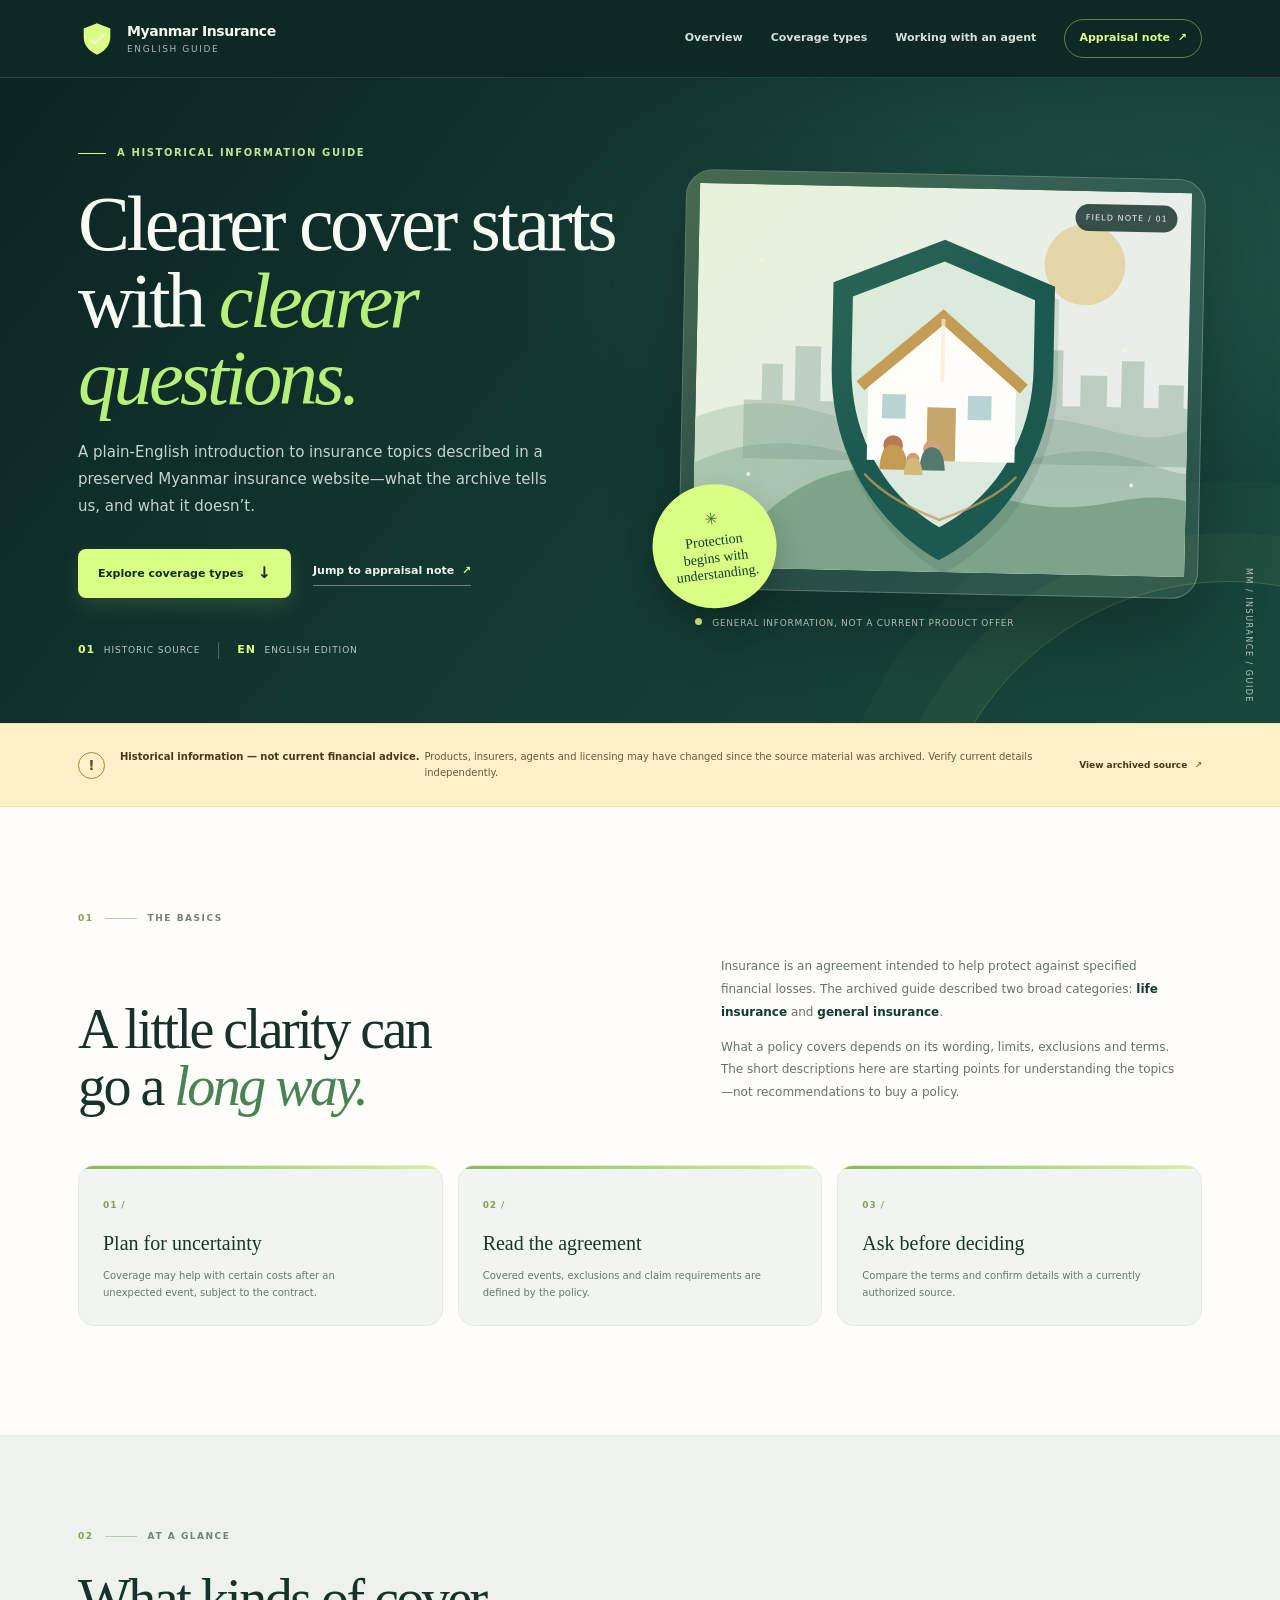
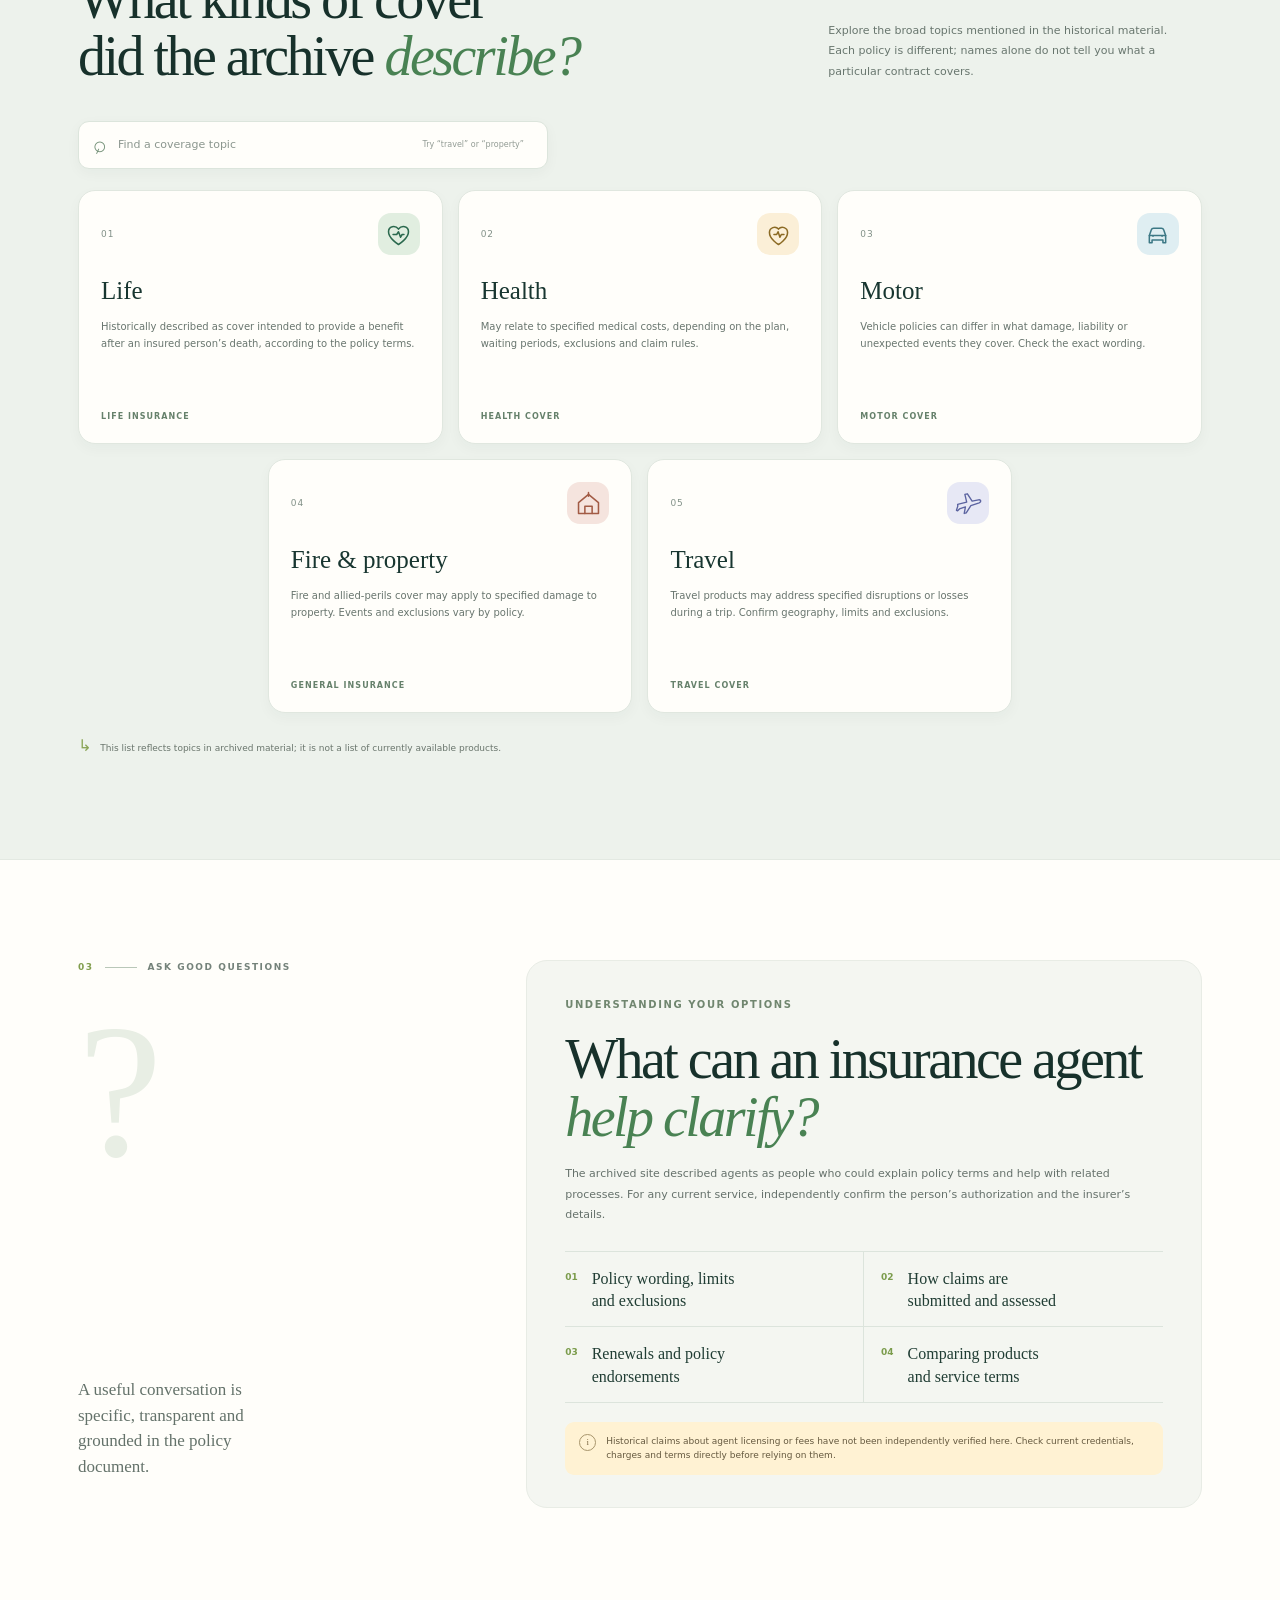
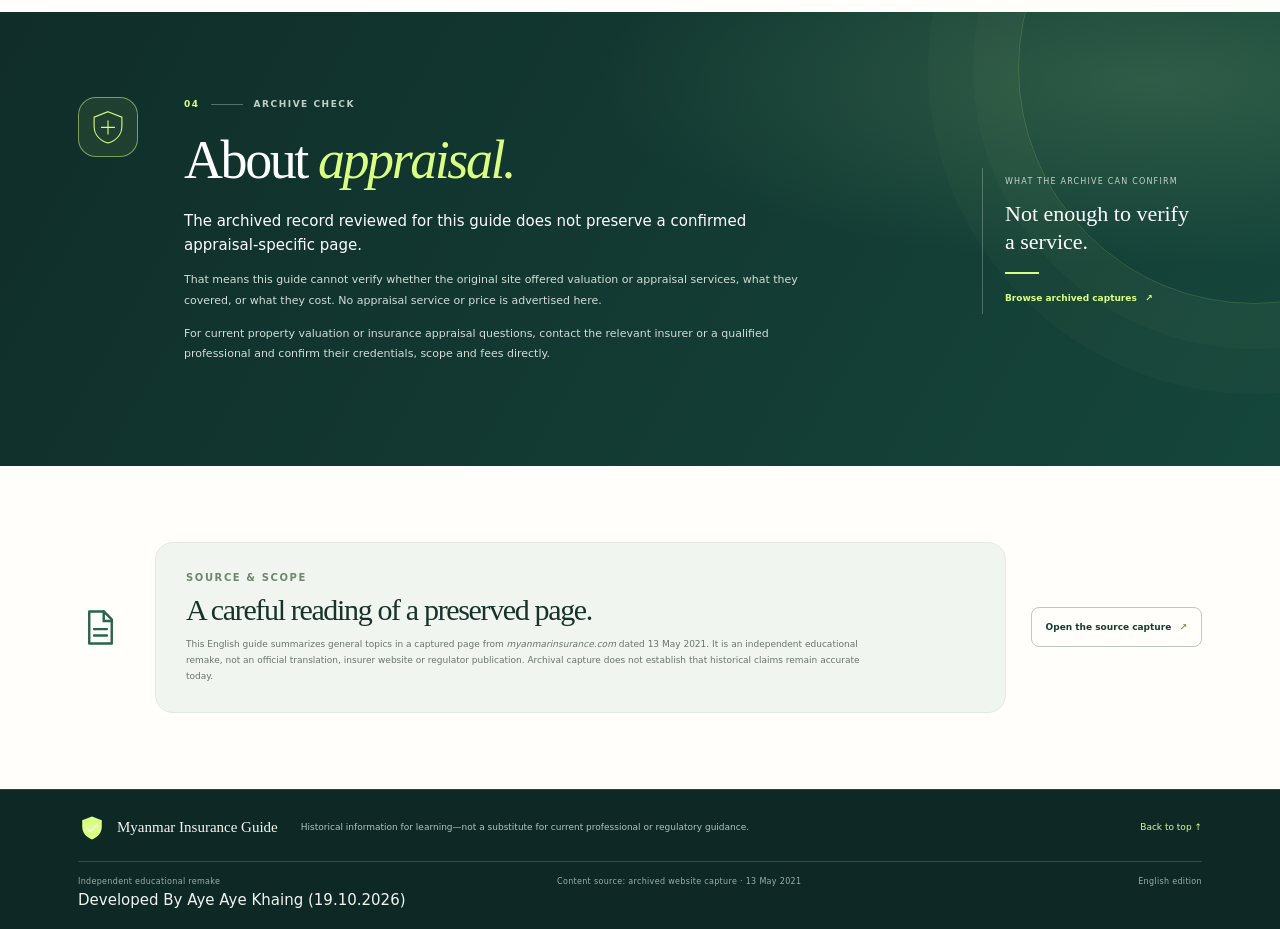
<file: index.html>
<!doctype html>
<html lang="en">
<head>
  <meta charset="utf-8">
  <meta name="viewport" content="width=device-width, initial-scale=1">
  <meta name="theme-color" content="#123d38">
  <meta name="description" content="An English-language guide to historical Myanmar insurance information, coverage categories, agents, and the limits of the archived appraisal record.">
  <title>Myanmar Insurance Guide — Clear information, better questions</title>
  <style>

:root{--ink:#172d29;--forest:#123a34;--forest-deep:#0d2825;--forest-light:#1c554b;--lime:#d9ff83;--gold:#d4b46e;--cream:#f4f6f1;--paper:#fffefa;--muted:#687871;--line:#dce3dc;--white:#fff;--sans:Inter,ui-sans-serif,system-ui,-apple-system,"Segoe UI",Arial,sans-serif;--serif:Georgia,"Times New Roman",serif;--content:1180px;--shadow:0 18px 55px rgba(16,45,41,.12)}
*{box-sizing:border-box}html{scroll-behavior:smooth;scroll-padding-top:92px}body{margin:0;background:var(--paper);color:var(--ink);font-family:var(--sans);font-size:15px;line-height:1.65;-webkit-font-smoothing:antialiased}a{color:inherit}button,input{font:inherit}button:focus-visible,a:focus-visible,input:focus-visible,summary:focus-visible{outline:3px solid #b6ef63;outline-offset:4px}::selection{background:#d9ff83;color:#123a34}.sr-only{position:absolute;width:1px;height:1px;padding:0;margin:-1px;overflow:hidden;clip:rect(0,0,0,0);white-space:nowrap;border:0}.skip-link{position:absolute;top:-100px;left:16px;z-index:100;background:var(--lime);color:var(--forest-deep);padding:10px 16px;border-radius:8px}.skip-link:focus{top:12px}
.site-header{height:78px;background:var(--forest-deep);color:#f6f7f2;border-bottom:1px solid rgba(255,255,255,.12);position:sticky;top:0;z-index:20}.header-inner{height:100%;max-width:var(--content);margin:auto;padding:0 28px;display:flex;align-items:center;justify-content:space-between}.brand,.footer-brand{display:flex;align-items:center;gap:11px;text-decoration:none}.brand-mark{width:38px;height:38px;color:var(--lime);display:grid;place-items:center}.brand-mark svg{width:100%;height:100%}.brand-copy{display:flex;flex-direction:column;line-height:1.15}.brand-copy strong{font-size:14px;letter-spacing:-.03em}.brand-copy small{font-size:9px;letter-spacing:.18em;color:#a9b9b3;margin-top:5px}.primary-nav{display:flex;align-items:center;gap:28px}.primary-nav a{text-decoration:none;color:#d6e0da;font-size:11px;font-weight:600;transition:color .2s}.primary-nav a:hover{color:var(--lime)}.primary-nav .nav-appraisal{color:var(--lime);padding:9px 14px;border:1px solid rgba(217,255,131,.42);border-radius:30px}.nav-appraisal span{margin-left:4px}.menu-toggle{display:none}
.section-shell{max-width:var(--content);margin:0 auto;padding-left:28px;padding-right:28px}.hero{max-width:none;margin:0;min-height:642px;display:grid;grid-template-columns:1.02fr .98fr;gap:62px;align-items:center;position:relative;padding:67px max(28px,calc((100vw - var(--content))/2 + 28px)) 64px;background:radial-gradient(ellipse at 82% 28%,rgba(49,108,91,.44),transparent 37%),linear-gradient(128deg,#0c2422 0%,#143b34 57%,#17473c 100%);color:#f8fbf5;overflow:hidden}.hero:after{content:"";position:absolute;width:600px;height:600px;right:-250px;bottom:-460px;border:1px solid rgba(217,255,131,.2);border-radius:50%;box-shadow:0 0 0 48px rgba(217,255,131,.035),0 0 0 100px rgba(217,255,131,.025);pointer-events:none}.hero-copy{max-width:590px;position:relative;z-index:1}.eyebrow{margin:0 0 23px;color:#bfe49a;font-size:10px;font-weight:750;letter-spacing:.16em;text-transform:uppercase;display:flex;align-items:center;gap:11px}.eyebrow-line{height:1px;width:28px;background:var(--lime)}h1,h2,h3,p{margin-top:0}h1,h2{font-family:var(--serif);font-weight:400;letter-spacing:-.045em}h1{font-size:clamp(53px,6.4vw,78px);line-height:.99;margin:0 0 23px;max-width:680px;color:#f8fbf5}h1 em,h2 em{font-weight:400;color:#b8ef78}.hero-lede{max-width:490px;color:#c5d4cd;font-size:15px;line-height:1.8;margin-bottom:29px}.hero-actions{display:flex;align-items:center;gap:22px;flex-wrap:wrap}.button{min-height:49px;display:inline-flex;align-items:center;gap:14px;padding:0 20px;text-decoration:none;border-radius:8px;font-size:11px;font-weight:750;transition:transform .2s,background .2s,box-shadow .2s}.button:hover{transform:translateY(-2px)}.button-primary{background:var(--lime);color:#102d27;box-shadow:0 8px 20px rgba(217,255,131,.12)}.button-primary:hover{background:#e4ffad;box-shadow:0 10px 25px rgba(217,255,131,.2)}.button-primary span{font-size:16px}.text-link{font-size:11px;color:#eef4ed;font-weight:700;text-decoration:none;border-bottom:1px solid rgba(255,255,255,.38);padding-bottom:5px}.text-link span{color:var(--lime);margin-left:4px}.hero-proof{display:flex;gap:18px;align-items:center;margin-top:43px;color:#b8c9c1;font-size:9px;letter-spacing:.1em;text-transform:uppercase}.hero-proof b{color:var(--lime);font-size:11px;margin-right:5px}.proof-divider{width:1px;height:17px;background:rgba(255,255,255,.25)}.hero-visual{position:relative;min-width:0;z-index:1}.visual-frame{position:relative;padding:13px;border:1px solid rgba(255,255,255,.24);border-radius:27px;background:rgba(241,247,237,.09);box-shadow:0 28px 70px rgba(0,0,0,.25);transform:rotate(1.2deg)}.visual-frame:before{content:"";position:absolute;inset:0;border-radius:26px;background:linear-gradient(135deg,rgba(217,255,131,.16),transparent 50%);pointer-events:none;z-index:1}.visual-frame:after{content:"FIELD NOTE  /  01";position:absolute;right:27px;top:26px;padding:7px 10px;border-radius:30px;background:rgba(13,40,37,.8);color:#eff5e8;font-size:8px;letter-spacing:.14em;z-index:2}.visual-frame img{display:block;width:100%;aspect-ratio:1.23;object-fit:cover;background:#dce8dd;border-radius:17px}.visual-stamp{position:absolute;bottom:-20px;left:-27px;background:var(--lime);color:#123a34;width:124px;height:124px;border-radius:50%;display:flex;flex-direction:column;align-items:center;justify-content:center;text-align:center;font-family:var(--serif);font-size:14px;line-height:1.2;box-shadow:0 14px 32px rgba(0,0,0,.2);transform:rotate(-8deg);z-index:3}.stamp-icon{font-family:var(--sans);font-size:16px;color:#426d39;margin-bottom:5px}.image-caption{margin:22px 0 0 13px;color:#c6d7cd;font-size:9px;letter-spacing:.08em;text-transform:uppercase}.caption-dot{display:inline-block;width:7px;height:7px;margin:0 7px 1px 0;border-radius:50%;background:var(--lime)}.hero-index{position:absolute;right:25px;bottom:20px;color:#b4c5ba;font-size:8px;letter-spacing:.19em;writing-mode:vertical-rl;z-index:2}
.archive-notice{background:#fff0c8;border-top:1px solid #f2dfaa;border-bottom:1px solid #f2dfaa}.notice-inner{max-width:var(--content);min-height:82px;margin:auto;padding:15px 28px;display:flex;align-items:center;gap:15px}.notice-icon{flex:0 0 27px;height:27px;display:grid;place-items:center;border:1px solid #a9843b;border-radius:50%;color:#654b1d;font-size:14px;font-weight:800}.notice-inner div{display:flex;flex:1;gap:5px;align-items:baseline;font-size:10px;line-height:1.6}.notice-inner strong{color:#493815;white-space:nowrap}.notice-inner div span{color:#665a3c}.notice-inner>a{font-size:9px;font-weight:750;text-decoration:none;white-space:nowrap;color:#493815}.notice-inner>a span{color:#8b6a2c;margin-left:4px}
.section-kicker{display:flex;align-items:center;gap:11px;color:#74827a;font-size:9px;font-weight:750;letter-spacing:.17em}.section-kicker>span:first-child{color:#829e4e}.kicker-rule{width:32px;height:1px;background:#b9c7b8}.intro-section{padding-top:104px;padding-bottom:109px}.intro-layout{display:grid;grid-template-columns:1fr .87fr;gap:90px;align-items:end;margin:29px 0 49px}.intro-layout h2,.coverage-heading h2,.agent-main h2,.source-section h2{font-size:clamp(38px,4.5vw,56px);line-height:1.03;margin:0;color:#17312b}.intro-layout h2 em,.coverage-heading h2 em,.agent-main h2 em,.source-section h2 em{color:#498253}.intro-text{max-width:465px;color:#64726b;font-size:12px;line-height:1.9}.intro-text p{margin:0 0 12px}.intro-text strong{color:var(--forest)}.principle-strip{display:grid;grid-template-columns:repeat(3,1fr);gap:15px}.principle-strip article{padding:25px 24px 23px;background:#f1f5ef;border:1px solid #e5ebe3;border-radius:16px;position:relative;overflow:hidden;min-height:157px}.principle-strip article:before{content:"";position:absolute;left:0;top:0;width:100%;height:3px;background:linear-gradient(90deg,#8ab85e,#d7efab)}.principle-strip article+article{border-left:1px solid #e5ebe3}.principle-number{color:#8b9c60;font-size:9px;font-weight:750;letter-spacing:.1em}.principle-strip h3{font-family:var(--serif);font-size:20px;font-weight:400;margin:11px 0 7px;color:#1b332d}.principle-strip p{font-size:10px;color:#68766e;line-height:1.75;margin:0;max-width:290px}
.coverage-section{padding:93px 0 100px;background:#edf2ec;border-top:1px solid #e3e9e2;border-bottom:1px solid #e3e9e2}.coverage-heading{display:flex;align-items:end;justify-content:space-between;gap:50px}.coverage-heading h2{margin-top:27px}.coverage-heading>p{max-width:340px;color:#68766e;font-size:11px;line-height:1.85;margin:0 3% 4px 0}.coverage-tools{margin:35px 0 21px;display:flex;align-items:center;gap:10px;max-width:470px;background:#fffefa;border:1px solid #dce5dc;border-radius:11px;padding:4px 13px;box-shadow:0 4px 14px rgba(18,58,52,.04)}.search-label{font-size:23px;line-height:1;color:#739077;transform:rotate(-20deg)}.coverage-tools input{border:0;background:transparent;outline:none!important;box-shadow:none!important;flex:1;min-width:120px;color:var(--ink);font-size:11px;padding:10px 2px}.coverage-tools input::placeholder{color:#8b968e}.coverage-tools:focus-within{border-color:#6b9c65;box-shadow:0 0 0 3px rgba(107,156,101,.12)}.search-hint{color:#929b94;font-size:8px;white-space:nowrap}.filter-status{font-size:9px;color:var(--forest);min-width:0}.coverage-list{display:grid;grid-template-columns:repeat(6,minmax(0,1fr));gap:15px}.coverage-card{grid-column:span 2;min-height:254px;padding:22px 22px 20px;background:var(--paper);border:1px solid #e0e7df;border-radius:17px;position:relative;transition:transform .2s,box-shadow .2s,border-color .2s;display:flex;flex-direction:column;box-shadow:0 5px 14px rgba(20,53,44,.035)}.coverage-card:nth-child(4){grid-column:2/span 2}.coverage-card:hover{transform:translateY(-5px);box-shadow:0 16px 31px rgba(20,53,44,.1);border-color:#b8cbb8}.card-topline{display:flex;align-items:center;justify-content:space-between}.card-index{color:#819087;font-size:9px;letter-spacing:.1em}.card-icon{width:42px;height:42px;display:grid;place-items:center;border-radius:13px;background:#e1eee0;color:#2b694e}.card-icon svg{width:29px;height:29px}.coverage-card h3{font-family:var(--serif);font-size:25px;font-weight:400;margin:15px 0 7px;color:#183630}.coverage-card p{font-size:10px;line-height:1.72;color:#68756e;margin:0 0 19px}.card-tag{margin-top:auto;align-self:flex-start;color:#66816b;font-size:8px;letter-spacing:.13em;font-weight:750}.coverage-card-health .card-icon{background:#fbefd7;color:#8b6a24}.coverage-card-motor .card-icon{background:#dfeef2;color:#3c7885}.coverage-card-property .card-icon{background:#f5e4de;color:#a25b45}.coverage-card-travel .card-icon{background:#e7e8f5;color:#5b63a0}.coverage-card[hidden]{display:none}.no-results{padding:24px 0;color:var(--muted);font-size:13px}.coverage-footnote{margin:20px 0 0;color:#69756c;font-size:9px}.coverage-footnote span{color:#8aa456;font-size:16px;margin-right:6px}
.agent-section{display:grid;grid-template-columns:.72fr 1.28fr;gap:68px;padding-top:100px;padding-bottom:104px}.agent-side{position:relative;min-height:350px}.agent-number{font-family:var(--serif);font-size:190px;line-height:1;color:#e8eee4;position:absolute;top:36px;left:0;z-index:0}.agent-caption{position:absolute;left:0;bottom:12px;max-width:220px;color:#64726a;font-family:var(--serif);font-size:17px;line-height:1.5;z-index:1}.eyebrow-dark{color:#70866f;margin-bottom:17px}.agent-main{padding:36px 38px 32px;background:#f4f6f1;border:1px solid #e8ece5;border-radius:21px}.agent-main h2{max-width:610px;margin-bottom:18px}.agent-intro{max-width:630px;color:#65716b;font-size:11px;line-height:1.85;margin:0 0 26px}.agent-topics{display:grid;grid-template-columns:1fr 1fr;border-top:1px solid #dce4dc}.agent-topics>div{display:flex;gap:14px;align-items:start;padding:16px 14px 14px 0;border-bottom:1px solid #dce4dc}.agent-topics>div:nth-child(odd){border-right:1px solid #dce4dc}.agent-topics>div:nth-child(even){padding-left:17px}.agent-topics span{font-size:9px;font-weight:750;color:#7b9c4c;padding-top:2px}.agent-topics p{font-family:var(--serif);font-size:16px;line-height:1.38;margin:0;color:#203d34}.agent-caution{display:flex;gap:10px;align-items:flex-start;background:#fff2d3;border-radius:9px;padding:12px 14px;color:#65593f;font-size:9px;line-height:1.65;margin:19px 0 0}.agent-caution span{display:inline-grid;place-items:center;border:1px solid #a8956c;color:#796642;font-size:9px;border-radius:50%;width:17px;height:17px;flex:0 0 17px;font-family:var(--serif)}
.appraisal-section{background:radial-gradient(ellipse at 90% 15%,rgba(96,145,101,.35),transparent 34%),linear-gradient(120deg,#102d29,#15463b);color:#f4f4ed;overflow:hidden;position:relative}.appraisal-section:before{content:"";position:absolute;width:470px;height:470px;border:1px solid rgba(217,255,131,.16);border-radius:50%;right:-210px;top:-180px;box-shadow:0 0 0 45px rgba(217,255,131,.025),0 0 0 90px rgba(217,255,131,.02)}.appraisal-shell{max-width:var(--content);margin:auto;padding:85px 28px 88px;display:grid;grid-template-columns:74px 1fr 220px;gap:32px;align-items:start;position:relative;z-index:1}.appraisal-mark{width:60px;height:60px;border:1px solid rgba(217,255,131,.5);border-radius:18px;display:grid;place-items:center;color:var(--lime);background:rgba(217,255,131,.08)}.appraisal-mark svg{width:38px;height:38px}.section-kicker-light{color:#c1d0c6}.section-kicker-light>span:first-child{color:var(--lime)}.section-kicker-light .kicker-rule{background:rgba(255,255,255,.3)}.appraisal-copy h2{font-family:var(--serif);font-size:54px;font-weight:400;line-height:1.02;margin:21px 0;color:#fff}.appraisal-copy h2 em{color:var(--lime)}.appraisal-copy p{max-width:630px;color:#d3ddd4;font-size:11px;line-height:1.85;margin-bottom:13px}.appraisal-copy .appraisal-lede{font-size:15px;color:#fff;line-height:1.6;max-width:580px}.appraisal-side-note{border-left:1px solid rgba(255,255,255,.25);padding:8px 0 8px 22px;margin-top:71px;display:flex;flex-direction:column}.appraisal-side-note>span:first-child{font-size:8px;letter-spacing:.15em;color:#c4d3c9;line-height:1.5}.appraisal-side-note strong{font-family:var(--serif);font-size:22px;line-height:1.25;font-weight:400;margin-top:12px;color:#fff}.side-rule{width:34px;height:2px;background:var(--lime);margin:17px 0}.appraisal-side-note a{color:var(--lime);font-size:9px;font-weight:650;text-decoration:none}.appraisal-side-note a span{margin-left:5px}
.source-section{padding-top:76px;padding-bottom:76px;display:grid;grid-template-columns:52px 1fr auto;gap:25px;align-items:center}.source-icon{color:#28644d;width:45px;height:45px}.source-icon svg{width:100%;height:100%}.source-section>div:nth-child(2){background:#f1f5ef;border:1px solid #e3eae1;border-radius:18px;padding:27px 30px}.source-section h2{font-size:30px;margin:0 0 10px}.source-section .eyebrow{margin-bottom:9px}.source-section>div:nth-child(2)>p:last-child{max-width:690px;font-size:9px;line-height:1.8;color:#68746d;margin:0}.source-link{white-space:nowrap;text-decoration:none;font-size:9px;font-weight:750;color:#173c32;padding:12px 14px;border:1px solid #bbccbc;border-radius:8px;background:#fffefa}.source-link span{color:#759a48;margin-left:5px}.site-footer{background:#0d2825;color:#f1f4ec;border-top:1px solid #24463f;padding:24px max(28px,calc((100vw - var(--content))/2 + 28px)) 17px}.footer-inner{display:flex;align-items:center;gap:23px;padding-bottom:19px;border-bottom:1px solid rgba(255,255,255,.17)}.footer-brand{font-family:var(--serif);font-size:15px;color:#f5f7ef;white-space:nowrap}.footer-brand .brand-mark{width:28px;height:28px;color:var(--lime)}.footer-inner>p{font-size:9px;color:#b4c3bb;margin:0;flex:1}.back-to-top{font-size:9px;text-decoration:none;color:var(--lime);white-space:nowrap}.footer-bottom{display:flex;justify-content:space-between;gap:18px;color:#9eafa5;font-size:8px;letter-spacing:.04em;padding-top:13px}
@media(max-width:900px){.hero{gap:34px;min-height:570px}.coverage-heading{gap:25px}.coverage-list{grid-template-columns:repeat(6,minmax(0,1fr))}.coverage-card{grid-column:span 3}.coverage-card:nth-child(4){grid-column:span 3}.agent-section{gap:35px}.appraisal-shell{grid-template-columns:58px 1fr 190px;gap:23px}.source-section{grid-template-columns:45px 1fr}.source-link{grid-column:2;justify-self:start}.notice-inner div{display:block}.notice-inner strong{white-space:normal;margin-right:4px}}
@media(max-width:680px){html{scroll-padding-top:72px}.site-header{height:70px}.header-inner{padding:0 20px}.brand-mark{width:33px;height:33px}.brand-copy strong{font-size:12px}.brand-copy small{font-size:8px}.menu-toggle{display:flex;align-items:center;gap:9px;border:0;background:transparent;color:#f6f7f2;padding:10px 0 10px 10px;font-size:11px;font-weight:700;cursor:pointer}.menu-icon{display:flex;flex-direction:column;gap:5px;width:19px}.menu-icon i{height:1px;background:#f6f7f2;width:19px;transition:transform .2s}.menu-toggle[aria-expanded=true] .menu-icon i:first-child{transform:translateY(3px) rotate(45deg)}.menu-toggle[aria-expanded=true] .menu-icon i:last-child{transform:translateY(-3px) rotate(-45deg)}.primary-nav{display:none;position:absolute;top:69px;left:0;right:0;background:#102d29;color:#f6f7f2;padding:11px 22px 19px;border-bottom:1px solid #31534a;box-shadow:0 15px 24px rgba(18,61,56,.18);align-items:stretch;gap:0;flex-direction:column}.primary-nav.is-open{display:flex}.primary-nav a{padding:12px 4px;border-bottom:1px solid rgba(255,255,255,.13)}.primary-nav .nav-appraisal{border:0;padding:12px 4px}.section-shell{padding-left:21px;padding-right:21px}.hero{grid-template-columns:1fr;gap:30px;min-height:0;padding:56px 21px 54px}.hero h1{font-size:clamp(47px,12vw,62px);max-width:540px}.hero-lede{font-size:13px}.hero-proof{margin-top:30px}.hero-visual{width:min(100%,500px);margin:0 auto;padding-left:10px}.visual-frame{padding:9px;border-radius:20px}.visual-frame:after{right:20px;top:18px}.visual-frame img{aspect-ratio:1.32;border-radius:13px}.visual-stamp{width:98px;height:98px;font-size:11px;bottom:-15px;left:-10px}.stamp-icon{font-size:13px;margin-bottom:3px}.image-caption{font-size:8px;margin-top:18px}.hero-index{right:13px;bottom:10px}.notice-inner{padding:14px 21px;gap:10px;align-items:flex-start}.notice-inner div{font-size:9px}.notice-inner>a{display:none}.notice-icon{margin-top:1px}.intro-section{padding-top:70px;padding-bottom:76px}.intro-layout{grid-template-columns:1fr;gap:21px;margin:25px 0 34px}.intro-layout h2,.coverage-heading h2,.agent-main h2{font-size:42px}.intro-text{font-size:11px}.principle-strip{grid-template-columns:1fr;gap:9px}.principle-strip article{padding:18px 19px;min-height:auto}.principle-strip article+article{padding-left:19px}.principle-strip h3{margin:7px 0}.coverage-section{padding:68px 0 73px}.coverage-heading{display:block}.coverage-heading h2{margin-top:24px}.coverage-heading>p{margin:16px 0 0;font-size:10px}.coverage-tools{margin-top:25px;flex-wrap:wrap}.search-hint{display:none}.coverage-list{grid-template-columns:1fr;gap:10px}.coverage-card,.coverage-card:nth-child(4){grid-column:auto;min-height:0;padding:17px 18px;border-radius:14px}.coverage-card h3{margin:10px 0 5px}.coverage-card p{max-width:420px;margin-bottom:13px}.card-icon{width:36px;height:36px;border-radius:11px}.coverage-footnote{line-height:1.65}.agent-section{grid-template-columns:1fr;gap:17px;padding-top:70px;padding-bottom:72px}.agent-side{min-height:96px}.agent-number{font-size:108px;top:-6px;right:13px;left:auto}.agent-caption{bottom:2px;font-size:14px;max-width:225px}.agent-main{padding:25px 19px 20px;border-radius:17px}.agent-main h2{font-size:39px}.agent-intro{font-size:10px}.agent-topics>div{gap:9px;padding:12px 7px 12px 0}.agent-topics>div:nth-child(even){padding-left:10px}.agent-topics p{font-size:13px}.agent-caution{font-size:8px;padding:10px}.appraisal-shell{padding:60px 21px 64px;grid-template-columns:42px 1fr;gap:16px}.appraisal-mark{width:40px;height:40px;border-radius:13px}.appraisal-mark svg{width:29px;height:29px}.appraisal-copy h2{font-size:43px;margin:18px 0 15px}.appraisal-copy .appraisal-lede{font-size:13px}.appraisal-copy p{font-size:10px}.appraisal-side-note{grid-column:2;margin:12px 0 0;padding:14px 0 0;border-left:0;border-top:1px solid rgba(255,255,255,.22)}.appraisal-side-note strong{font-size:19px}.source-section{padding-top:54px;padding-bottom:54px;grid-template-columns:35px 1fr;gap:12px;align-items:start}.source-icon{width:32px;height:32px}.source-section>div:nth-child(2){padding:20px 17px;border-radius:15px}.source-section h2{font-size:26px}.source-section>div:nth-child(2)>p:last-child{font-size:8px}.source-link{grid-column:2;font-size:8px;padding:10px 12px}.site-footer{padding:22px 21px 14px}.footer-inner{flex-wrap:wrap;gap:10px 16px}.footer-inner>p{order:3;flex-basis:100%;line-height:1.6}.footer-brand{font-size:13px}.back-to-top{margin-left:auto}.footer-bottom{flex-direction:column;gap:5px;font-size:8px}}
@media(prefers-reduced-motion:reduce){html{scroll-behavior:auto}*,*::before,*::after{animation-duration:.01ms!important;animation-iteration-count:1!important;transition-duration:.01ms!important}}

  </style>
</head>
<body>
  <a class="skip-link" href="#main">Skip to content</a>
  <header class="site-header">
    <div class="header-inner">
      <a class="brand" href="#top" aria-label="Myanmar Insurance Guide home">
        <span class="brand-mark" aria-hidden="true">
          <svg viewBox="0 0 40 40" fill="none"><path d="M20 3.5 34 9v9.2c0 8.2-5.5 14.8-14 18.3C11.5 33 6 26.4 6 18.2V9l14-5.5Z" fill="currentColor"/><path d="M13 20.5 17.5 25 27 15.5" stroke="#F5F0E6" stroke-width="2.5" stroke-linecap="round" stroke-linejoin="round"/></svg>
        </span>
        <span class="brand-copy"><strong>Myanmar Insurance</strong><small>ENGLISH GUIDE</small></span>
      </a>
      <button class="menu-toggle" type="button" aria-expanded="false" aria-controls="primary-navigation">
        <span class="menu-toggle-label">Menu</span><span class="menu-icon" aria-hidden="true"><i></i><i></i></span>
      </button>
      <nav class="primary-nav" id="primary-navigation" aria-label="Main navigation">
        <a href="#overview">Overview</a>
        <a href="#coverage">Coverage types</a>
        <a href="#agents">Working with an agent</a>
        <a class="nav-appraisal" href="#appraisal">Appraisal note <span aria-hidden="true">↗</span></a>
      </nav>
    </div>
  </header>

  <main id="main">
    <section class="hero section-shell" id="top" aria-labelledby="hero-title">
      <div class="hero-copy">
        <p class="eyebrow"><span class="eyebrow-line"></span> A historical information guide</p>
        <h1 id="hero-title">Clearer cover starts with <em>clearer questions.</em></h1>
        <p class="hero-lede">A plain-English introduction to insurance topics described in a preserved Myanmar insurance website—what the archive tells us, and what it doesn’t.</p>
        <div class="hero-actions">
          <a class="button button-primary" href="#coverage">Explore coverage types <span aria-hidden="true">↓</span></a>
          <a class="text-link" href="#appraisal">Jump to appraisal note <span aria-hidden="true">↗</span></a>
        </div>
        <div class="hero-proof" aria-label="Guide details">
          <span><b>01</b> Historic source</span><span class="proof-divider" aria-hidden="true"></span><span><b>EN</b> English edition</span>
        </div>
      </div>
      <div class="hero-visual">
        <div class="visual-frame">
          <svg xmlns="http://www.w3.org/2000/svg" viewBox="0 0 1000 780" role="img" aria-labelledby="title desc">
            <title id="title">A home and family under a protective shield</title>
            <desc id="desc">A calm illustration of a house and family sheltered inside a green shield, with hills and a city skyline in the background.</desc>
            <rect width="1000" height="780" fill="#e9efe8"/>
            <circle cx="785" cy="150" r="82" fill="#e2c987" opacity=".64"/>
            <path d="M0 476c139-60 236-22 358 13 134 38 232-34 369-24 109 8 177 56 273 18v297H0Z" fill="#c8d8ca"/>
            <path d="M0 568c152-75 281-36 408-2 173 46 297-57 439-34 65 10 111 37 153 39v209H0Z" fill="#a8c3b1"/>
            <g fill="#7d9e8d" opacity=".42">
              <path d="M98 438h36v-74h42v74h25V327h52v111h34v-52h41v52h42v-92h49v92h36v-40h46v40h30v-84h54v84h26v-57h45v57h40v-113h49v113h36v-63h54v63h29v-94h46v94h30v-47h51v47h29v119H98Z"/>
            </g>
            <path d="M150 665c102-97 225-112 345-78 103 29 198 80 355 44 63-14 111-15 150-5v154H0V710c49-2 100-18 150-45Z" fill="#6f9a7d" opacity=".74"/>
            <g transform="translate(205 105)">
              <path d="M295 8 520 99v170c0 190-111 330-225 390C181 599 70 459 70 269V99Z" fill="#123d38" opacity=".12" transform="translate(9 18)"/>
              <path d="M295 0 520 91v170c0 190-111 330-225 390C181 591 70 451 70 261V91Z" fill="#1c5950"/>
              <path d="M295 44 480 119v139c0 153-83 270-185 326-102-56-185-173-185-326V119Z" fill="#dce9df"/>
              <path d="m145 289 150-128 150 128v161H145Z" fill="#fffefa"/>
              <path d="m121 291 174-150 174 150-16 18-158-136-158 136Z" fill="#c39b55"/>
              <path d="M266 341h58v109h-58Z" fill="#c5a66d"/>
              <path d="M174 316h48v49h-48zM348 316h48v49h-48z" fill="#b7d4d3"/>
              <path d="M295 161v128" stroke="#f5eddb" stroke-width="8" opacity=".75"/>
              <g transform="translate(172 445)">
                <circle cx="26" cy="-26" r="20" fill="#b87959"/>
                <path d="M-1 24c1-35 10-51 27-51 18 0 29 17 30 51Z" fill="#c39b55"/>
                <circle cx="104" cy="-20" r="17" fill="#d6a17e"/>
                <path d="M80 24c2-31 9-47 25-47 17 0 25 17 27 47Z" fill="#52796b"/>
                <circle cx="67" cy="2" r="13" fill="#d69a75"/>
                <path d="M49 34c1-23 7-35 18-35 12 0 19 13 20 35Z" fill="#d4b878"/>
              </g>
              <path d="M142 480c33 35 81 63 153 89 72-26 120-54 153-89" fill="none" stroke="#c39b55" stroke-width="5" stroke-linecap="round" opacity=".78"/>
            </g>
            <g fill="#f8f4e9" opacity=".92">
              <circle cx="128" cy="154" r="5"/><circle cx="165" cy="194" r="3"/><circle cx="869" cy="322" r="5"/><circle cx="831" cy="370" r="3"/><circle cx="110" cy="589" r="4"/><circle cx="888" cy="596" r="4"/>
            </g>
          </svg>
          <div class="visual-stamp"><span class="stamp-icon" aria-hidden="true">✳</span><span>Protection<br>begins with<br>understanding.</span></div>
        </div>
        <p class="image-caption"><span class="caption-dot"></span> General information, not a current product offer</p>
      </div>
      <div class="hero-index" aria-hidden="true">MM / INSURANCE / GUIDE</div>
    </section>

    <aside class="archive-notice" aria-label="Important historical information notice">
      <div class="notice-inner">
        <span class="notice-icon" aria-hidden="true">!</span>
        <div><strong>Historical information — not current financial advice.</strong><span> Products, insurers, agents and licensing may have changed since the source material was archived. Verify current details independently.</span></div>
        <a href="https://web.archive.org/web/20210513040355/https://myanmarinsurance.com/" target="_blank" rel="noopener noreferrer">View archived source <span aria-hidden="true">↗</span></a>
      </div>
    </aside>

    <section class="intro-section section-shell" id="overview" aria-labelledby="overview-title">
      <div class="section-kicker"><span>01</span><span class="kicker-rule"></span><span>THE BASICS</span></div>
      <div class="intro-layout">
        <h2 id="overview-title">A little clarity can<br>go a <em>long way.</em></h2>
        <div class="intro-text"><p>Insurance is an agreement intended to help protect against specified financial losses. The archived guide described two broad categories: <strong>life insurance</strong> and <strong>general insurance</strong>.</p><p>What a policy covers depends on its wording, limits, exclusions and terms. The short descriptions here are starting points for understanding the topics—not recommendations to buy a policy.</p></div>
      </div>
      <div class="principle-strip" aria-label="Three ideas from the archived guide">
        <article><span class="principle-number">01 /</span><h3>Plan for uncertainty</h3><p>Coverage may help with certain costs after an unexpected event, subject to the contract.</p></article>
        <article><span class="principle-number">02 /</span><h3>Read the agreement</h3><p>Covered events, exclusions and claim requirements are defined by the policy.</p></article>
        <article><span class="principle-number">03 /</span><h3>Ask before deciding</h3><p>Compare the terms and confirm details with a currently authorized source.</p></article>
      </div>
    </section>

    <section class="coverage-section" id="coverage" aria-labelledby="coverage-title">
      <div class="section-shell">
        <div class="coverage-heading">
          <div><div class="section-kicker"><span>02</span><span class="kicker-rule"></span><span>AT A GLANCE</span></div><h2 id="coverage-title">What kinds of cover<br>did the archive <em>describe?</em></h2></div>
          <p>Explore the broad topics mentioned in the historical material. Each policy is different; names alone do not tell you what a particular contract covers.</p>
        </div>
        <div class="coverage-tools">
          <label class="search-label" for="coverage-search"><span aria-hidden="true">⌕</span><span class="sr-only">Filter coverage topics</span></label>
          <input id="coverage-search" type="search" placeholder="Find a coverage topic" autocomplete="off">
          <span class="search-hint">Try “travel” or “property”</span>
          <span class="filter-status" id="filter-status" aria-live="polite"></span>
        </div>
        <div class="coverage-list" id="coverage-list">
          <article class="coverage-card coverage-card-life" data-search="life family death financial protection savings">
            <div class="card-topline"><span class="card-index">01</span><span class="card-icon" aria-hidden="true"><svg viewBox="0 0 32 32" fill="none"><path d="M16 27s-11-6.7-11-14.1C5 7 12.2 5.3 16 10c3.8-4.7 11-3 11 2.9C27 20.3 16 27 16 27Z" stroke="currentColor" stroke-width="1.7" stroke-linejoin="round"/><path d="M10 16h4l2-3 2.3 6 1.7-3h2" stroke="currentColor" stroke-width="1.7" stroke-linecap="round" stroke-linejoin="round"/></svg></span></div>
            <h3>Life</h3><p>Historically described as cover intended to provide a benefit after an insured person’s death, according to the policy terms.</p><span class="card-tag">LIFE INSURANCE</span>
          </article>
          <article class="coverage-card coverage-card-health" data-search="health medical treatment hospital illness healthcare">
            <div class="card-topline"><span class="card-index">02</span><span class="card-icon" aria-hidden="true"><svg viewBox="0 0 32 32" fill="none"><path d="M16 27s-10-5.8-10-13.3A5.7 5.7 0 0 1 16 10a5.7 5.7 0 0 1 10 3.7C26 21.2 16 27 16 27Z" stroke="currentColor" stroke-width="1.7"/><path d="M11 16h3l1.5-3 2.1 6 1.5-3H22" stroke="currentColor" stroke-width="1.7" stroke-linecap="round" stroke-linejoin="round"/></svg></span></div>
            <h3>Health</h3><p>May relate to specified medical costs, depending on the plan, waiting periods, exclusions and claim rules.</p><span class="card-tag">HEALTH COVER</span>
          </article>
          <article class="coverage-card coverage-card-motor" data-search="motor vehicle car accident driving third party">
            <div class="card-topline"><span class="card-index">03</span><span class="card-icon" aria-hidden="true"><svg viewBox="0 0 32 32" fill="none"><path d="m7 17 2.1-6.1A2.8 2.8 0 0 1 11.7 9h8.6a2.8 2.8 0 0 1 2.6 1.9L25 17v8h-3v-3H10v3H7v-8Z" stroke="currentColor" stroke-width="1.7" stroke-linejoin="round"/><path d="M7 17h18M11 18h.1M21 18h.1" stroke="currentColor" stroke-width="1.7" stroke-linecap="round"/></svg></span></div>
            <h3>Motor</h3><p>Vehicle policies can differ in what damage, liability or unexpected events they cover. Check the exact wording.</p><span class="card-tag">MOTOR COVER</span>
          </article>
          <article class="coverage-card coverage-card-property" data-search="fire peril property home building belongings disaster theft">
            <div class="card-topline"><span class="card-index">04</span><span class="card-icon" aria-hidden="true"><svg viewBox="0 0 32 32" fill="none"><path d="m5 15 11-9 11 9v12H5V15Z" stroke="currentColor" stroke-width="1.7" stroke-linejoin="round"/><path d="M12 27v-8h8v8M16 4v4" stroke="currentColor" stroke-width="1.7" stroke-linecap="round" stroke-linejoin="round"/></svg></span></div>
            <h3>Fire &amp; property</h3><p>Fire and allied-perils cover may apply to specified damage to property. Events and exclusions vary by policy.</p><span class="card-tag">GENERAL INSURANCE</span>
          </article>
          <article class="coverage-card coverage-card-travel" data-search="travel trip journey overseas luggage accident assistance">
            <div class="card-topline"><span class="card-index">05</span><span class="card-icon" aria-hidden="true"><svg viewBox="0 0 32 32" fill="none"><path d="m4 17 10-2.5L12 6l2.8-.7 5.2 8.1L27 12c1.5-.3 2.3.2 2.5 1.2.2 1-.4 1.6-1.7 2.1l-9.2 3.1-5.1 7.9-2.2.7 1.3-7.2L6 22l-2 2-1.3-.5 1.5-4.6L4 17Z" stroke="currentColor" stroke-width="1.5" stroke-linejoin="round"/></svg></span></div>
            <h3>Travel</h3><p>Travel products may address specified disruptions or losses during a trip. Confirm geography, limits and exclusions.</p><span class="card-tag">TRAVEL COVER</span>
          </article>
        </div>
        <p class="no-results" id="no-results" hidden>No matching topics. Try a different search term.</p>
        <p class="coverage-footnote"><span aria-hidden="true">↳</span> This list reflects topics in archived material; it is not a list of currently available products.</p>
      </div>
    </section>

    <section class="agent-section section-shell" id="agents" aria-labelledby="agents-title">
      <div class="agent-side"><div class="section-kicker"><span>03</span><span class="kicker-rule"></span><span>ASK GOOD QUESTIONS</span></div><div class="agent-number" aria-hidden="true">?</div><p class="agent-caption">A useful conversation is specific, transparent and grounded in the policy document.</p></div>
      <div class="agent-main"><p class="eyebrow eyebrow-dark">Understanding your options</p><h2 id="agents-title">What can an insurance agent <em>help clarify?</em></h2><p class="agent-intro">The archived site described agents as people who could explain policy terms and help with related processes. For any current service, independently confirm the person’s authorization and the insurer’s details.</p>
        <div class="agent-topics">
          <div><span>01</span><p>Policy wording, limits<br>and exclusions</p></div><div><span>02</span><p>How claims are<br>submitted and assessed</p></div><div><span>03</span><p>Renewals and policy<br>endorsements</p></div><div><span>04</span><p>Comparing products<br>and service terms</p></div>
        </div>
        <p class="agent-caution"><span aria-hidden="true">i</span> Historical claims about agent licensing or fees have not been independently verified here. Check current credentials, charges and terms directly before relying on them.</p>
      </div>
    </section>

    <section class="appraisal-section" id="appraisal" aria-labelledby="appraisal-title">
      <div class="appraisal-shell">
        <div class="appraisal-mark" aria-hidden="true"><svg viewBox="0 0 52 52" fill="none"><path d="M26 5 45 12.5v12.4c0 10.8-7.4 19.3-19 23.1C14.4 44.2 7 35.7 7 24.9V12.5L26 5Z" stroke="currentColor" stroke-width="1.5"/><path d="M17 26.5h18M26 17.5v18" stroke="currentColor" stroke-width="1.5" stroke-linecap="round"/></svg></div>
        <div class="appraisal-copy"><div class="section-kicker section-kicker-light"><span>04</span><span class="kicker-rule"></span><span>ARCHIVE CHECK</span></div><h2 id="appraisal-title">About <em>appraisal.</em></h2><p class="appraisal-lede">The archived record reviewed for this guide does not preserve a confirmed appraisal-specific page.</p><p>That means this guide cannot verify whether the original site offered valuation or appraisal services, what they covered, or what they cost. No appraisal service or price is advertised here.</p><p>For current property valuation or insurance appraisal questions, contact the relevant insurer or a qualified professional and confirm their credentials, scope and fees directly.</p></div>
        <div class="appraisal-side-note"><span>WHAT THE ARCHIVE CAN CONFIRM</span><strong>Not enough to verify a service.</strong><span class="side-rule"></span><a href="https://web.archive.org/web/*/https://myanmarinsurance.com/*" target="_blank" rel="noopener noreferrer">Browse archived captures <span aria-hidden="true">↗</span></a></div>
      </div>
    </section>

    <section class="source-section section-shell" aria-labelledby="source-title">
      <div class="source-icon" aria-hidden="true"><svg viewBox="0 0 28 28" fill="none"><path d="M7 4h9l5 5v15H7V4Z" stroke="currentColor" stroke-width="1.5" stroke-linejoin="round"/><path d="M16 4v6h5M10 15h8M10 19h8" stroke="currentColor" stroke-width="1.5" stroke-linecap="round"/></svg></div>
      <div><p class="eyebrow eyebrow-dark">SOURCE &amp; SCOPE</p><h2 id="source-title">A careful reading of a preserved page.</h2><p>This English guide summarizes general topics in a captured page from <em>myanmarinsurance.com</em> dated 13 May 2021. It is an independent educational remake, not an official translation, insurer website or regulator publication. Archival capture does not establish that historical claims remain accurate today.</p></div>
      <a class="source-link" href="https://web.archive.org/web/20210513040355/https://myanmarinsurance.com/" target="_blank" rel="noopener noreferrer">Open the source capture <span aria-hidden="true">↗</span></a>
    </section>
  </main>

  <footer class="site-footer">
    <div class="footer-inner"><a class="footer-brand" href="#top"><span class="brand-mark" aria-hidden="true"><svg viewBox="0 0 40 40" fill="none"><path d="M20 3.5 34 9v9.2c0 8.2-5.5 14.8-14 18.3C11.5 33 6 26.4 6 18.2V9l14-5.5Z" fill="currentColor"/><path d="M13 20.5 17.5 25 27 15.5" stroke="#F5F0E6" stroke-width="2.5" stroke-linecap="round" stroke-linejoin="round"/></svg></span><span>Myanmar Insurance Guide</span></a><p>Historical information for learning—not a substitute for current professional or regulatory guidance.</p><a class="back-to-top" href="#top">Back to top ↑</a></div>
    <div class="footer-bottom"><span>Independent educational remake</span><span>Content source: archived website capture · 13 May 2021</span><span>English edition</span></div>
 <div class="developer-credit">
        Developed By Aye Aye Khaing (19.10.2026)
      </div> </footer>
  <script>
(() => {
  const menuButton = document.querySelector('.menu-toggle');
  const navigation = document.querySelector('#primary-navigation');

  if (menuButton && navigation) {
    const closeMenu = () => {
      menuButton.setAttribute('aria-expanded', 'false');
      navigation.classList.remove('is-open');
    };

    menuButton.addEventListener('click', () => {
      const isExpanded = menuButton.getAttribute('aria-expanded') === 'true';
      menuButton.setAttribute('aria-expanded', String(!isExpanded));
      navigation.classList.toggle('is-open', !isExpanded);
    });

    navigation.querySelectorAll('a').forEach((link) => {
      link.addEventListener('click', closeMenu);
    });

    document.addEventListener('keydown', (event) => {
      if (event.key === 'Escape' && menuButton.getAttribute('aria-expanded') === 'true') {
        closeMenu();
        menuButton.focus();
      }
    });

    document.addEventListener('click', (event) => {
      if (menuButton.getAttribute('aria-expanded') === 'true' &&
          !navigation.contains(event.target) && !menuButton.contains(event.target)) {
        closeMenu();
      }
    });
  }

  const search = document.querySelector('#coverage-search');
  const cards = Array.from(document.querySelectorAll('.coverage-card'));
  const status = document.querySelector('#filter-status');
  const noResults = document.querySelector('#no-results');

  if (search && cards.length && status && noResults) {
    search.addEventListener('input', () => {
      const query = search.value.trim().toLowerCase();
      let visibleCount = 0;

      cards.forEach((card) => {
        const text = `${card.dataset.search || ''} ${card.textContent}`.toLowerCase();
        const matches = !query || text.includes(query);
        card.hidden = !matches;
        if (matches) visibleCount += 1;
      });

      noResults.hidden = visibleCount !== 0;
      status.textContent = query
        ? `${visibleCount} ${visibleCount === 1 ? 'topic' : 'topics'} found`
        : '';
    });
  }
})();

  </script>
</body>
</html>
</file>
